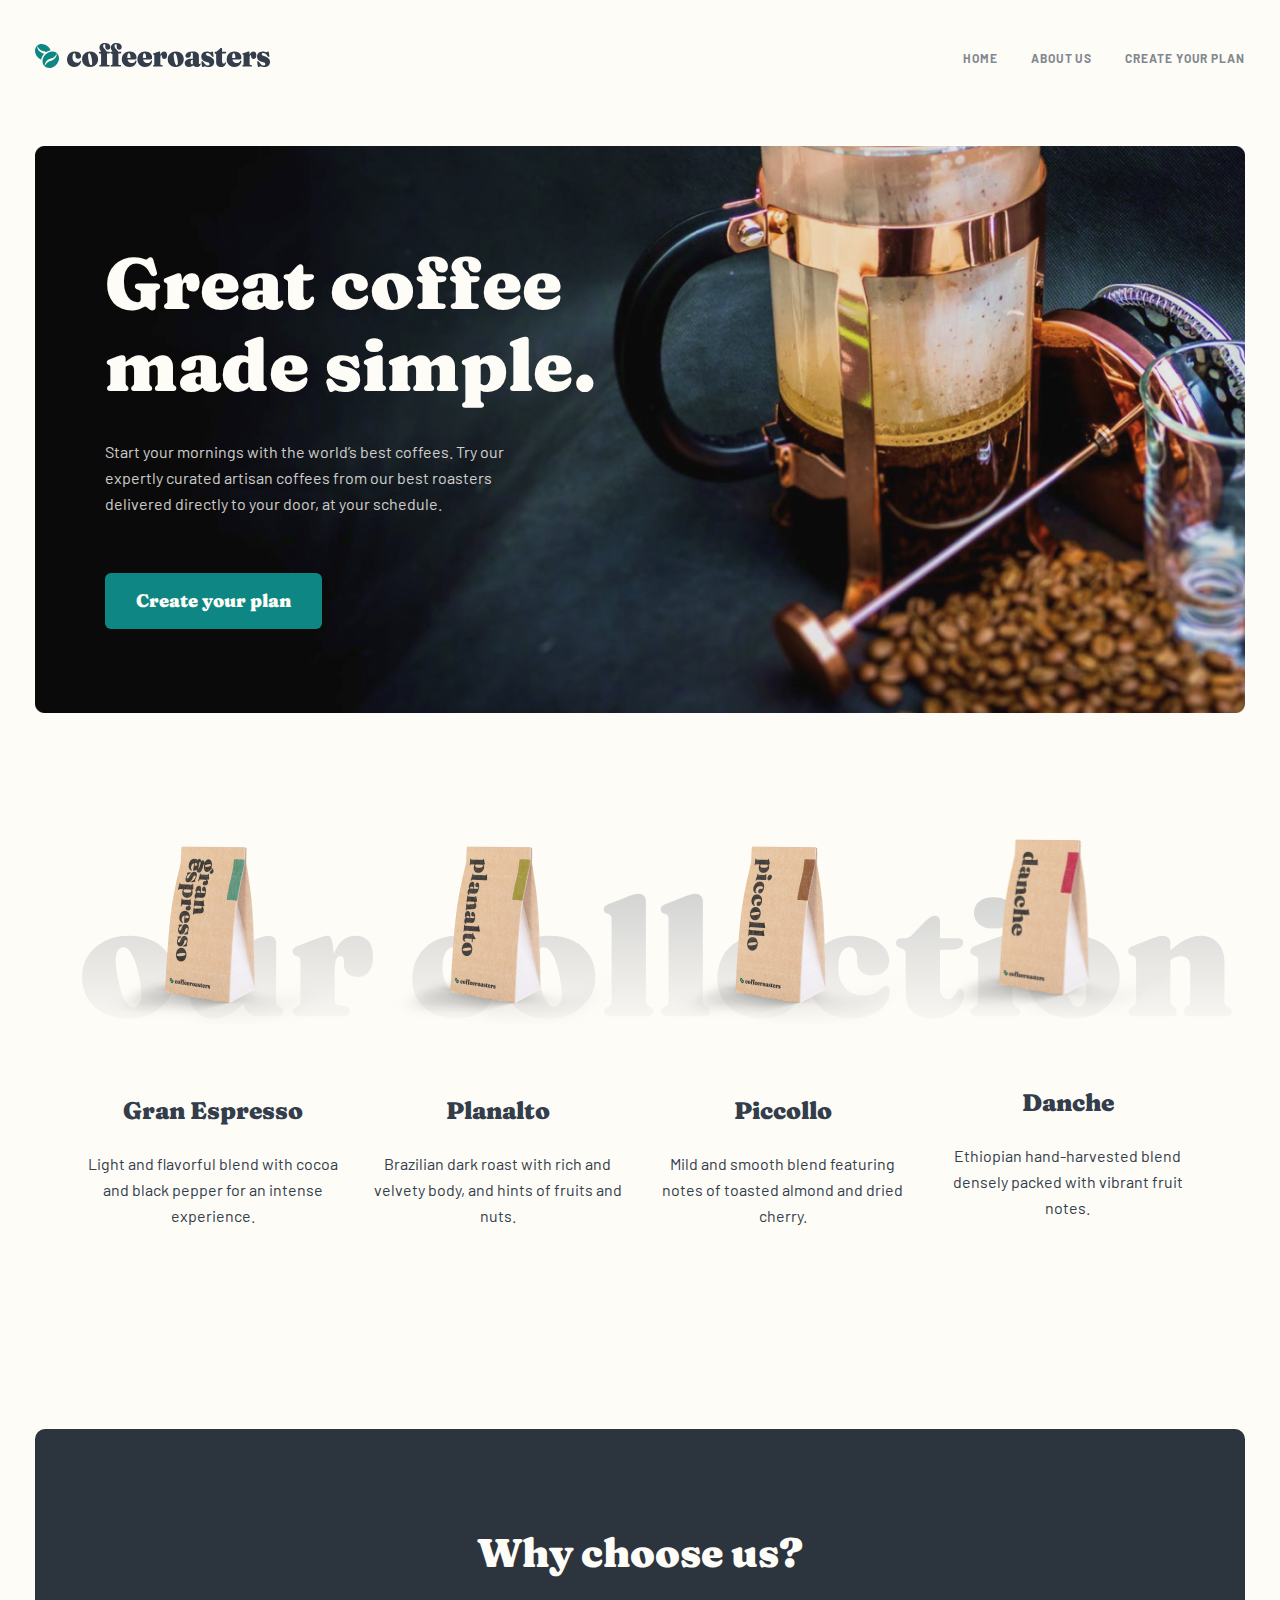
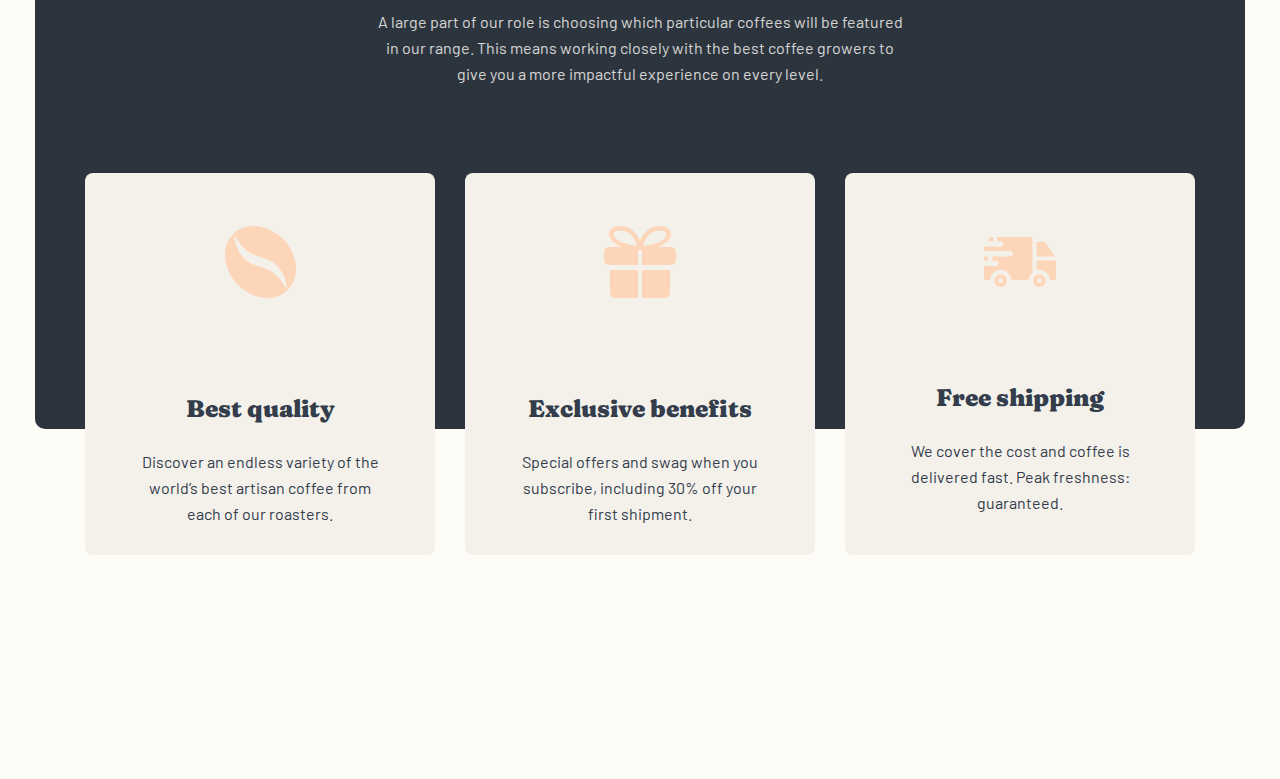
<file: index.html>
<!DOCTYPE html>
<html lang="en">
<head>
    <meta charset="UTF-8">
    <meta name="viewport" content="width=device-width, initial-scale=1.0">
    <link rel="stylesheet" href="./css/main.css">
    <title>Cofferoaster</title>
</head>
<body>
    <header class="site-header">
        <div class="container">
            <div class="header">
                <div class="header__content">
                    <a href="#" class="header__logo-link">
                        <img src="./images/coffe-img.svg" alt="Site logo" class="header__logo-img" width="235" height="25">
                    </a>
                    <nav class="header__navbar navbar">
                        <ul class="navbar__list">
                            <li class="navbar__item">
                                <a href="#" class="navbar__link">Home</a>
                            </li>
                            <li class="navbar__item">
                                <a href="#" class="navbar__link">About us</a>
                            </li>
                            <li class="navbar__item">
                                <a href="#" class="navbar__link">CREATE your plan</a>
                            </li>
                        </ul>
                    </nav>
                </div>
            </div>
        </div>
    </header>
    <main class="site-main">
        <section class="hero-section">
            <div class="container">
                <div class="hero">
                    <div class="hero__content">
                        <h1 class="hero__title">Great coffee
                            made simple.</h1>
                           <div class="hero__text-wrapper">
                            <p class="hero__text">Start your mornings with the world’s best coffees. Try our expertly curated artisan coffees from our best roasters delivered directly to your door, at your schedule.</p>
                           </div>
                            <a class="hero__link" href="#">Create your plan</a>
                    </div>
                </div>
            </div>
        </section>
        <section class="our-section">
            <div class="container">
                <div class="our">
                    <ul class="our__list">
                        <li class="our__item">
                            <img src="./images/item-img.png" alt="Item img" class="our__item-img" width="255" height="193">
                            <h2 class="our__title">Gran Espresso</h2>
                            <p class="our__text">Light and flavorful blend with cocoa and black pepper for an intense experience.</p>
                        </li>

                        <li class="our__item">
                            <img src="./images/item-img2.png" alt="Item img" class="our__item-img" width="256" height="193">
                            <h2 class="our__title">Planalto</h2>
                            <p class="our__text">Brazilian dark roast with rich and velvety body, and hints of fruits and nuts.</p>
                        </li>

                        <li class="our__item">
                            <img src="./images/item-img3.png" alt="Item img" class="our__item-img" width="256" height="193">
                            <h2 class="our__title">Piccollo</h2>
                            <p class="our__text">Mild and smooth blend featuring notes of toasted almond and dried cherry.</p>
                        </li>

                        <li class="our__item">
                            <img src="./images/item-img4.png" alt="Item img" class="our__item-img1" width="234" height="177">
                            <h2 class="our__title">Danche</h2>
                            <p class="our__text">Ethiopian hand-harvested blend densely packed with vibrant fruit notes.</p>
                        </li>
                    </ul>
                </div>
            </div>
        </section>
        <section class="choose-section">
            <div class="container">
                <div class="choose">
                    <div class="choose__content">
                    <h2 class="choose__title">Why choose us?</h2>
                    <div class="choose__text-wrapper">
                        <p class="choose__text">A large part of our role is choosing which particular coffees will be featured 
                            in our range. This means working closely with the best coffee growers to give 
                            you a more impactful experience on every level.</p>
                    </div>
                    
                    </div>
                    <ul class="choose__list">
                        <li class="choose__item">
                            <img src="./images/choose-item-img.svg" alt="Choose img" class="choose__item-img" width="71" height="72">
                            <strong class="choose__strong">Best quality</strong>
                            <p class="choose__item-text">Discover an endless variety of the world’s best artisan coffee from each of our roasters.</p>
                        </li>

                        <li class="choose__item">
                            <img src="./images/choose-item-img2.svg" alt="Choose img" class="choose__item-img" width="72" height="72">
                            <strong class="choose__strong">Exclusive benefits</strong>
                            <p class="choose__item-text">Special offers and swag when you subscribe, including 30% off your first shipment.</p>
                        </li>

                        <li class="choose__item">
                            <img src="./images/choose-item-img3.svg" alt="Choose img" class="choose__item-img" width="72" height="50">
                            <strong class="choose__strong">Free shipping</strong>
                            <p class="choose__item-text">We cover the cost and coffee is delivered fast. Peak freshness: guaranteed.</p>
                        </li>
                    </ul>
                </div>
            </div>
        </section>
    </main>

    
</body>
</html>
</file>
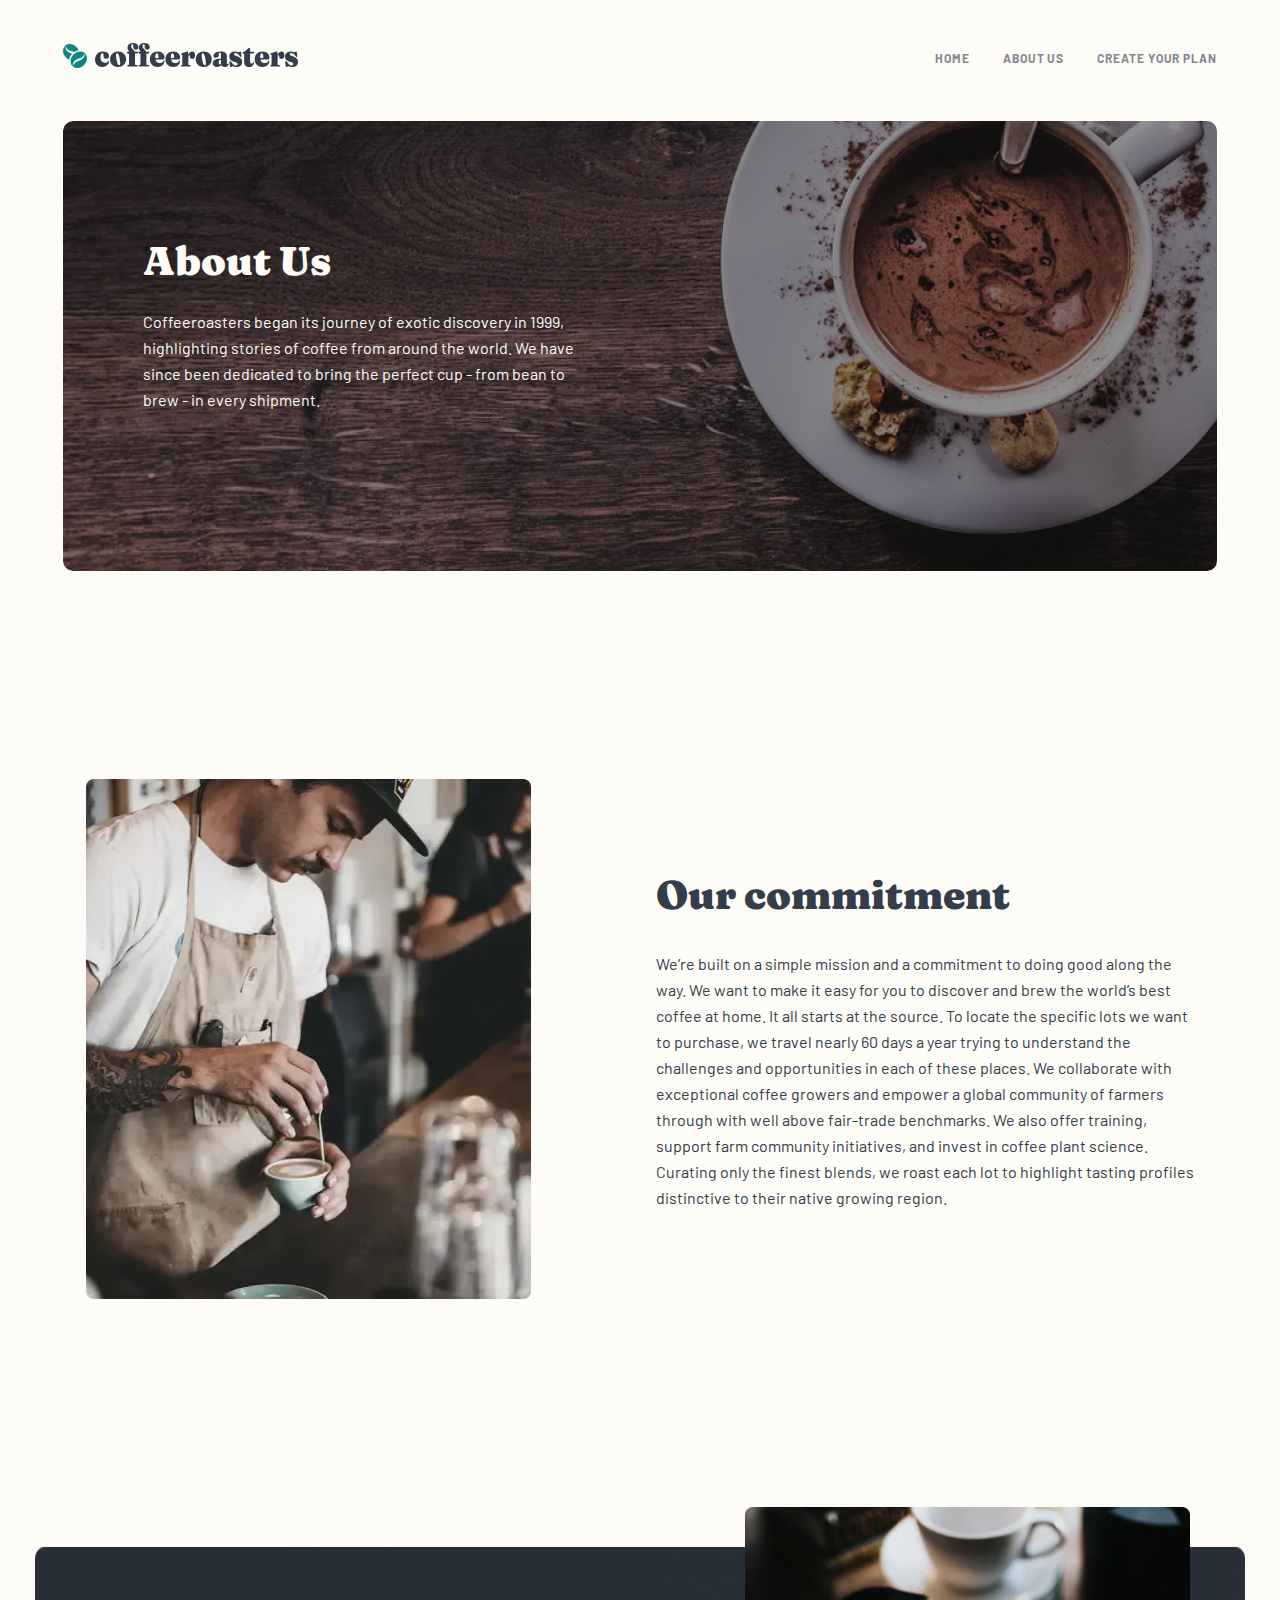
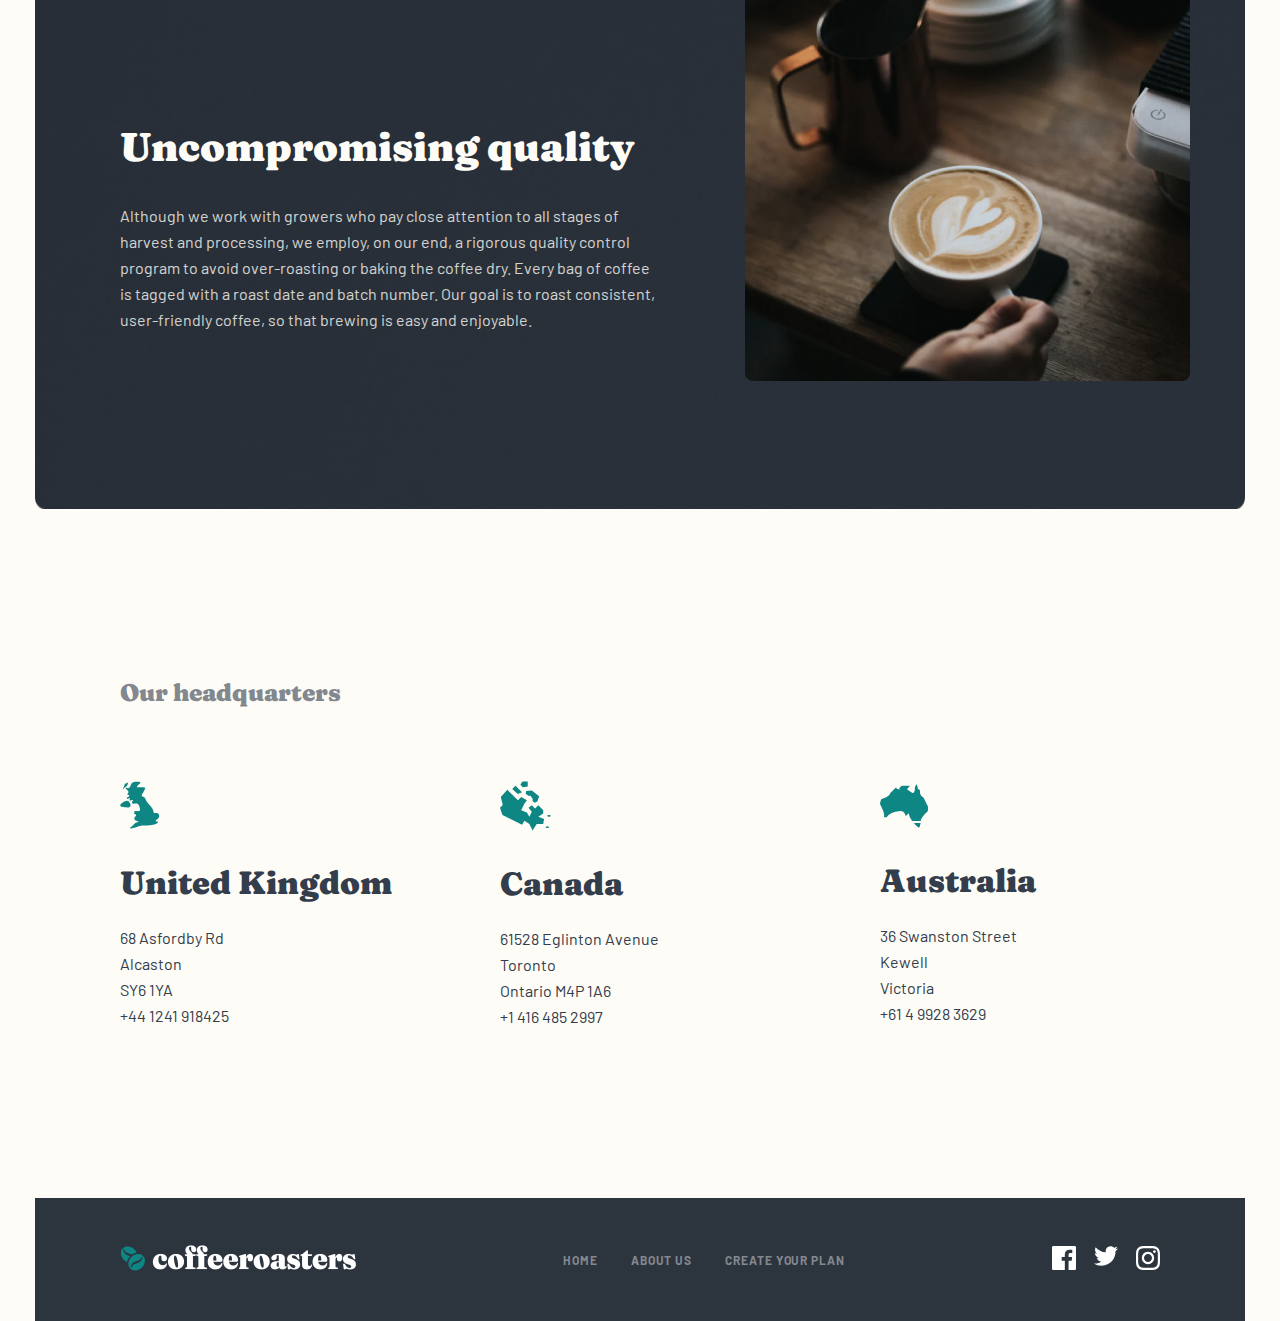
<file: about.html>
<!DOCTYPE html>
<html lang="en">
<head>
    <meta charset="UTF-8">
    <meta name="viewport" content="width=device-width, initial-scale=1.0">
    <link rel="stylesheet" href="css/about.css">
    <title>About</title>
</head>
<body>
    <header class="site-header">
        <div class="container">
            <div class="header">
                <div class="header__content">
                    <a href="#" class="header__logo-link">
                        <img src="./images/coffe-img.svg" alt="Site logo" class="header__logo" width="235" height="25">
                    </a>
                    <nav class="header__navbar navbar">
                        <ul class="navbar__list">
                            <li class="navbar__item">
                                <a href="#" class="navbar__link">Home</a>
                            </li>
                            <li class="navbar__item">
                                <a href="#" class="navbar__link">About us</a>
                            </li>
                            <li class="navbar__item">
                                <a href="#" class="navbar__link">CREATE your plan</a>
                            </li>
                        </ul>
                    </nav>
                    <button class="hamburger__btn">
                        <img class="hamburger__img" src="images/hamburger.svg" alt="" width="16" height="15">
                    </button>
                </div>
               
            </div>
            <div class="hero-section">
                <div class="hero">
                    <h2 class="hero__title">About Us</h2>
                    <p class="hero__text">Coffeeroasters began its journey of exotic discovery in 1999, highlighting stories of coffee from around the world. We have since been dedicated to bring the perfect cup - from bean to brew - in every shipment.</p>
                </div>
            </div>
        </div>
    </header>
    <main class="site-main">
        <section class="commitment-section">
            <div class="container">
                <div class="commitment">
                    <picture>
                        <source
                        type="image/webp"
                        media="(max-width:810px)"
                        srcset="./images/coffee-tablet.webp 1x, ./images/coffee-tablet@2x.webp 2x" 
                        >
                        <source
                        type="image/webp"
                        media="(max-width:645px)"
                        srcset="./images/coffee-mobile.webp 1x, ./images/coffee-mobile@2x.webp 2x" 
                        >

                        <source
                        type="image/webp"
                        srcset="./images/coffee.webp 1x, ./images/coffee@2x.webp 2x" 
                        >
                        <source
                        type="image/jpg"
                        media="(max-width:810px)"
                        srcset="./images/coffee-tablet.jpg 1x, ./images/coffee-tablet@2x.jpg 2x" 
                        >
                        <source
                        type="image/jpg"
                        media="(max-width:645px)"
                        srcset="./images/coffee-mobile.jpg 1x, ./images/coffee-mobile@2x.jpg 2x" 
                        >
                        <img src="./images/coffee.jpg" srcset="./images/coffee.jpg 1x, ./images/coffe@2x.jpg 2x" alt="Coffee img">
                    </picture>
                    <div class="commitment__content">
                     <h2 class="commitment__title">Our commitment</h2>
                     <div class="commitment__text-card">
                     <p class="commitment__text">We’re built on a simple mission and a commitment to doing good along the way. We want to make it easy for you to discover and brew the world’s best coffee at home. It all starts at the source. To locate the specific lots we want to purchase, we travel nearly 60 days a year trying to understand the challenges and opportunities in each of these places. We collaborate with exceptional coffee growers and empower a global community of farmers through with well above fair-trade benchmarks. We also offer training, support farm community initiatives, and invest in coffee plant science. Curating only the finest blends, we roast each lot to highlight tasting profiles distinctive to their native growing region.</p>
                    </div>
                </div>
                </div>
            </div>
        </section>
        <section class="quality-section">
            <div class="container">
                <div class="quality">
                    <div class="quality__content">
                        <h4 class="quality__title">Uncompromising quality</h4>
                        <p class="quality__text">Although we work with growers who pay close attention to all stages of harvest and processing, we employ, on our end, a rigorous quality control program to avoid over-roasting or baking the coffee dry. Every bag of coffee is tagged with a roast date and batch number. Our goal is to roast consistent, user-friendly coffee, so that brewing is easy and enjoyable.</p>
                    </div>
                </div>
            </div>
        </section>
        <section class="head-section">
            <div class="container">
                <div class="head">
                    <h2 class="head__title">Our headquarters</h2>
                    <div class="head__content">
                        <div class="head__card">
                            <img src="./images/united-kingdom.svg" alt="United Kingdom img" width="40" height="49">
                            <h2 class="head__card-title">United Kingdom</h2>
                            <ul class="head__list">
                                <li class="head__list-item">68  Asfordby Rd</li>
                                <li class="head__list-item">Alcaston</li>
                                <li class="head__list-item">SY6 1YA</li>
                                <li class="head__list-item">+44 1241 918425</li>
                            </ul>
                        </div>
                        <div class="head__card">
                            <img src="./images/Canada.svg" alt="Canada img" width="51" height="50">
                            <h2 class="head__card-title">Canada</h2>
                            <ul class="head__list">
                                <li class="head__list-item">61528  Eglinton Avenue</li>
                                <li class="head__list-item">Toronto</li>
                                <li class="head__list-item">Ontario M4P 1A6</li>
                                <li class="head__list-item">+1 416 485 2997</li>
                            </ul>
                        </div>
                        <div class="head__card">
                            <img src="./images/Australia.svg" alt="Australia img" width="48" height="44">
                            <h2 class="head__card-title">Australia</h2>
                            <ul class="head__list">
                                <li class="head__list-item">36 Swanston Street</li>
                                <li class="head__list-item">Kewell</li>
                                <li class="head__list-item">Victoria</li>
                                <li class="head__list-item">+61 4 9928 3629</li>
                            </ul>
                        </div>
                    </div>
                </div>        
            </div>
        </section>
        <footer class="site-footer">
            <div class="container">
                <div class="footer">
                    <div class="footer__content">
                    <a class="footer__logo-link" href="#">
                        <img class="footer__img" src="./images/site-footer-logo.png" alt="Footer logo" width="236" height="26">
                    </a>
                    <div class="footer__cards">
                        <ul class="footer__list">
                            <li class="footer__item">
                                <a class="footer__link" href="#">Home</a>
                            </li>
                            <li class="footer__item">
                                <a class="footer__link" href="#">About us</a>
                            </li>
                            <li class="footer__item">
                                <a class="footer__link" href="#">Create your plan</a>
                            </li>
                        </ul>
                    </div>
                    <div class="footer__websites">
                        <a href="#" class="footer__website">
                            <svg width="24" height="24" viewBox="0 0 24 24" fill="none" xmlns="http://www.w3.org/2000/svg">
                                <path d="M22.675 0H1.325C0.593 0 0 0.593 0 1.325V22.676C0 23.407 0.593 24 1.325 24H12.82V14.706H9.692V11.084H12.82V8.413C12.82 5.313 14.713 3.625 17.479 3.625C18.804 3.625 19.942 3.724 20.274 3.768V7.008L18.356 7.009C16.852 7.009 16.561 7.724 16.561 8.772V11.085H20.148L19.681 14.707H16.561V24H22.677C23.407 24 24 23.407 24 22.675V1.325C24 0.593 23.407 0 22.675 0Z" fill="currentColor"/>
                                </svg>
                    </a>
                    <a href="#" class="footer__website2">
                        <svg width="24" height="20" viewBox="0 0 24 20" fill="none" xmlns="http://www.w3.org/2000/svg">
                            <path d="M24 2.55705C23.117 2.94905 22.168 3.21305 21.172 3.33205C22.189 2.72305 22.97 1.75805 23.337 0.608047C22.386 1.17205 21.332 1.58205 20.21 1.80305C19.313 0.846047 18.032 0.248047 16.616 0.248047C13.437 0.248047 11.101 3.21405 11.819 6.29305C7.728 6.08805 4.1 4.12805 1.671 1.14905C0.381 3.36205 1.002 6.25705 3.194 7.72305C2.388 7.69705 1.628 7.47605 0.965 7.10705C0.911 9.38805 2.546 11.522 4.914 11.997C4.221 12.185 3.462 12.229 2.69 12.081C3.316 14.037 5.134 15.46 7.29 15.5C5.22 17.123 2.612 17.848 0 17.54C2.179 18.937 4.768 19.752 7.548 19.752C16.69 19.752 21.855 12.031 21.543 5.10605C22.505 4.41105 23.34 3.54405 24 2.55705Z" fill="currentColor"/>
                            </svg>
                            
                    </a>
                    <a href="#" class="footer__website3">
                        <svg width="24" height="24" viewBox="0 0 24 24" fill="none" xmlns="http://www.w3.org/2000/svg">
                            <path fill-rule="evenodd" clip-rule="evenodd" d="M12 0C8.741 0 8.333 0.014 7.053 0.072C2.695 0.272 0.273 2.69 0.073 7.052C0.014 8.333 0 8.741 0 12C0 15.259 0.014 15.668 0.072 16.948C0.272 21.306 2.69 23.728 7.052 23.928C8.333 23.986 8.741 24 12 24C15.259 24 15.668 23.986 16.948 23.928C21.302 23.728 23.73 21.31 23.927 16.948C23.986 15.668 24 15.259 24 12C24 8.741 23.986 8.333 23.928 7.053C23.732 2.699 21.311 0.273 16.949 0.073C15.668 0.014 15.259 0 12 0ZM12 2.163C15.204 2.163 15.584 2.175 16.85 2.233C20.102 2.381 21.621 3.924 21.769 7.152C21.827 8.417 21.838 8.797 21.838 12.001C21.838 15.206 21.826 15.585 21.769 16.85C21.62 20.075 20.105 21.621 16.85 21.769C15.584 21.827 15.206 21.839 12 21.839C8.796 21.839 8.416 21.827 7.151 21.769C3.891 21.62 2.38 20.07 2.232 16.849C2.174 15.584 2.162 15.205 2.162 12C2.162 8.796 2.175 8.417 2.232 7.151C2.381 3.924 3.896 2.38 7.151 2.232C8.417 2.175 8.796 2.163 12 2.163ZM5.838 12C5.838 8.597 8.597 5.838 12 5.838C15.403 5.838 18.162 8.597 18.162 12C18.162 15.404 15.403 18.163 12 18.163C8.597 18.163 5.838 15.403 5.838 12ZM12 16C9.791 16 8 14.21 8 12C8 9.791 9.791 8 12 8C14.209 8 16 9.791 16 12C16 14.21 14.209 16 12 16ZM16.965 5.595C16.965 4.8 17.61 4.155 18.406 4.155C19.201 4.155 19.845 4.8 19.845 5.595C19.845 6.39 19.201 7.035 18.406 7.035C17.61 7.035 16.965 6.39 16.965 5.595Z" fill="currentColor"/>
                            </svg>
                            
                    </a>
            </div>
                </div>
                </div>
            </div>
        </footer>
    </main>
</body>
</html>
</file>
<file: css/main.css>
@font-face {
  font-family: "Barlow";
  src: url("../fonts/Barlow-Bold.woff2") format("woff2"), url("../fonts/Barlow-Bold.woff") format("woff");
  font-weight: bold;
  font-style: normal;
  font-display: swap;
}
@font-face {
  font-family: "Barlow";
  src: url("../fonts/Barlow-Regular.woff2") format("woff2"), url("../fonts/Barlow-Regular.woff2") format("woff");
  font-weight: normal;
  font-style: normal;
  font-display: swap;
}
@font-face {
  font-family: "Fraunces";
  src: url("../fonts/Fraunces9ptSoft-Black.woff2") format("woff2"), url("../fonts/Fraunces9ptSoft-Black.woff") format("woff");
  font-weight: 900;
  font-style: normal;
  font-display: swap;
}
* {
  margin: 0;
  padding: 0;
  list-style: none;
  text-decoration: none;
  box-sizing: border-box;
}

body {
  background-color: #FEFCF7;
  font-family: "Fraunces", serif;
  font-family: "Barlow", sans-serif;
}

/*! normalize.css v8.0.1 | MIT License | github.com/necolas/normalize.css */
/* Document
   ========================================================================== */
/**
 * 1. Correct the line height in all browsers.
 * 2. Prevent adjustments of font size after orientation changes in iOS.
 */
html {
  line-height: 1.15; /* 1 */
  -webkit-text-size-adjust: 100%; /* 2 */
}

/* Sections
   ========================================================================== */
/**
 * Remove the margin in all browsers.
 */
body {
  margin: 0;
}

/**
 * Render the `main` element consistently in IE.
 */
main {
  display: block;
}

/**
 * Correct the font size and margin on `h1` elements within `section` and
 * `article` contexts in Chrome, Firefox, and Safari.
 */
h1 {
  font-size: 2em;
  margin: 0.67em 0;
}

/* Grouping content
   ========================================================================== */
/**
 * 1. Add the correct box sizing in Firefox.
 * 2. Show the overflow in Edge and IE.
 */
hr {
  box-sizing: content-box; /* 1 */
  height: 0; /* 1 */
  overflow: visible; /* 2 */
}

/**
 * 1. Correct the inheritance and scaling of font size in all browsers.
 * 2. Correct the odd `em` font sizing in all browsers.
 */
pre {
  font-family: monospace, monospace; /* 1 */
  font-size: 1em; /* 2 */
}

/* Text-level semantics
   ========================================================================== */
/**
 * Remove the gray background on active links in IE 10.
 */
a {
  background-color: transparent;
}

/**
 * 1. Remove the bottom border in Chrome 57-
 * 2. Add the correct text decoration in Chrome, Edge, IE, Opera, and Safari.
 */
abbr[title] {
  border-bottom: none; /* 1 */
  text-decoration: underline; /* 2 */
  -webkit-text-decoration: underline dotted;
          text-decoration: underline dotted; /* 2 */
}

/**
 * Add the correct font weight in Chrome, Edge, and Safari.
 */
b,
strong {
  font-weight: bolder;
}

/**
 * 1. Correct the inheritance and scaling of font size in all browsers.
 * 2. Correct the odd `em` font sizing in all browsers.
 */
code,
kbd,
samp {
  font-family: monospace, monospace; /* 1 */
  font-size: 1em; /* 2 */
}

/**
 * Add the correct font size in all browsers.
 */
small {
  font-size: 80%;
}

/**
 * Prevent `sub` and `sup` elements from affecting the line height in
 * all browsers.
 */
sub,
sup {
  font-size: 75%;
  line-height: 0;
  position: relative;
  vertical-align: baseline;
}

sub {
  bottom: -0.25em;
}

sup {
  top: -0.5em;
}

/* Embedded content
   ========================================================================== */
/**
 * Remove the border on images inside links in IE 10.
 */
img {
  border-style: none;
}

/* Forms
   ========================================================================== */
/**
 * 1. Change the font styles in all browsers.
 * 2. Remove the margin in Firefox and Safari.
 */
button,
input,
optgroup,
select,
textarea {
  font-family: inherit; /* 1 */
  font-size: 100%; /* 1 */
  line-height: 1.15; /* 1 */
  margin: 0; /* 2 */
}

/**
 * Show the overflow in IE.
 * 1. Show the overflow in Edge.
 */
button,
input { /* 1 */
  overflow: visible;
}

/**
 * Remove the inheritance of text transform in Edge, Firefox, and IE.
 * 1. Remove the inheritance of text transform in Firefox.
 */
button,
select { /* 1 */
  text-transform: none;
}

/**
 * Correct the inability to style clickable types in iOS and Safari.
 */
button,
[type=button],
[type=reset],
[type=submit] {
  -webkit-appearance: button;
}

/**
 * Remove the inner border and padding in Firefox.
 */
button::-moz-focus-inner,
[type=button]::-moz-focus-inner,
[type=reset]::-moz-focus-inner,
[type=submit]::-moz-focus-inner {
  border-style: none;
  padding: 0;
}

/**
 * Restore the focus styles unset by the previous rule.
 */
button:-moz-focusring,
[type=button]:-moz-focusring,
[type=reset]:-moz-focusring,
[type=submit]:-moz-focusring {
  outline: 1px dotted ButtonText;
}

/**
 * Correct the padding in Firefox.
 */
fieldset {
  padding: 0.35em 0.75em 0.625em;
}

/**
 * 1. Correct the text wrapping in Edge and IE.
 * 2. Correct the color inheritance from `fieldset` elements in IE.
 * 3. Remove the padding so developers are not caught out when they zero out
 *    `fieldset` elements in all browsers.
 */
legend {
  box-sizing: border-box; /* 1 */
  color: inherit; /* 2 */
  display: table; /* 1 */
  max-width: 100%; /* 1 */
  padding: 0; /* 3 */
  white-space: normal; /* 1 */
}

/**
 * Add the correct vertical alignment in Chrome, Firefox, and Opera.
 */
progress {
  vertical-align: baseline;
}

/**
 * Remove the default vertical scrollbar in IE 10+.
 */
textarea {
  overflow: auto;
}

/**
 * 1. Add the correct box sizing in IE 10.
 * 2. Remove the padding in IE 10.
 */
[type=checkbox],
[type=radio] {
  box-sizing: border-box; /* 1 */
  padding: 0; /* 2 */
}

/**
 * Correct the cursor style of increment and decrement buttons in Chrome.
 */
[type=number]::-webkit-inner-spin-button,
[type=number]::-webkit-outer-spin-button {
  height: auto;
}

/**
 * 1. Correct the odd appearance in Chrome and Safari.
 * 2. Correct the outline style in Safari.
 */
[type=search] {
  -webkit-appearance: textfield; /* 1 */
  outline-offset: -2px; /* 2 */
}

/**
 * Remove the inner padding in Chrome and Safari on macOS.
 */
[type=search]::-webkit-search-decoration {
  -webkit-appearance: none;
}

/**
 * 1. Correct the inability to style clickable types in iOS and Safari.
 * 2. Change font properties to `inherit` in Safari.
 */
::-webkit-file-upload-button {
  -webkit-appearance: button; /* 1 */
  font: inherit; /* 2 */
}

/* Interactive
   ========================================================================== */
/*
 * Add the correct display in Edge, IE 10+, and Firefox.
 */
details {
  display: block;
}

/*
 * Add the correct display in all browsers.
 */
summary {
  display: list-item;
}

/* Misc
   ========================================================================== */
/**
 * Add the correct display in IE 10+.
 */
template {
  display: none;
}

/**
 * Add the correct display in IE 10.
 */
[hidden] {
  display: none;
}

.visually-hidden {
  position: absolute;
  width: 1px;
  height: 1px;
  margin: -1px;
  border: 0;
  padding: 0;
  white-space: nowrap;
  -webkit-clip-path: inset(100%);
          clip-path: inset(100%);
  clip: rect(0 0 0 0);
  overflow: hidden;
}

.container {
  width: 1250px;
  margin: 0 auto;
  padding: 0 20px;
}

.site-header {
  padding: 43px 0;
}

.header__content {
  display: flex;
  align-items: center;
  justify-content: space-between;
}

.header__logo-link {
  display: inline-block;
}

.header__logo {
  width: 236px;
  height: 26px;
}

.header__btn {
  display: none;
  border: none;
  background-color: transparent;
  cursor: pointer;
}

@media only screen and (max-width: 768px) {
  .site-header {
    padding: 40px 0 53px;
  }
}
@media only screen and (max-width: 375px) {
  .site-header {
    padding: 32px 0 40px 0;
  }
  .header__content {
    width: 327px;
    display: flex;
    align-items: center;
    justify-content: space-between;
    margin: 0 auto;
  }
  .navbar__list {
    display: none;
  }
  .navbar__link {
    display: none;
  }
  .header__logo {
    width: 163px;
    height: 18px;
  }
  .header__btn {
    display: inline-block;
  }
  .header__btn-img {
    width: 16px;
    height: 15px;
  }
}
.navbar__list {
  display: flex;
  align-items: center;
  justify-content: space-between;
}

.navbar__item + .navbar__item {
  margin-left: 33px;
}

.navbar__link {
  color: #83888F;
  font-size: 12px;
  font-style: normal;
  font-weight: 700;
  line-height: 15px;
  letter-spacing: 0.923px;
  text-transform: uppercase;
  transition: color 0.5s linear;
}
.navbar__link:hover {
  color: black;
}

.hero {
  padding: 15px 0 116px 70px;
  background-image: url("../../images/hero-bg2.jpg");
  background-repeat: no-repeat;
  background-position: center;
  background-size: 100%;
}

.hero__content {
  width: 493px;
  padding-top: 64px;
}

.hero__title {
  margin-bottom: 32px;
  color: #FEFCF7;
  font-family: Fraunces, serif;
  font-size: 72px;
  font-style: normal;
  font-weight: 900;
}

.hero__text-wrapper {
  width: 417px;
  margin-bottom: 56px;
}

.hero__text {
  color: #FEFCF7;
  font-size: 16px;
  font-style: normal;
  font-weight: 400;
  line-height: 26px; /* 162.5% */
  opacity: 0.8;
}

.hero__link {
  display: inline-block;
  width: 217px;
  padding: 15px 2px 16px;
  border-radius: 6px;
  background: #0E8784;
  color: #FEFCF7;
  text-align: center;
  font-family: Fraunces, serif;
  font-size: 18px;
  font-style: normal;
  font-weight: 900;
  line-height: 25px;
  transition: background-color 0.5s linear;
}
.hero__link:hover {
  background-color: #66D2CF;
}

@media only screen and (max-width: 1070px) {
  .hero {
    padding: 58px 0 130px 85px;
  }
}
@media only screen and (max-width: 768px) {
  .hero {
    padding: 118px 0 118px 58px;
    background-image: url("../images/hero-tablet.jpg");
  }
  .hero__title {
    margin-bottom: 24px;
    color: #FEFCF7;
    font-family: Fraunces, sans-serif;
    font-size: 48px;
    font-style: normal;
    font-weight: 900;
    line-height: 48px;
  }
  .hero__text {
    margin-bottom: 40px;
    width: 372px;
    color: #FEFCF7;
    font-size: 15px;
    font-style: normal;
    font-weight: 400;
    line-height: 25px;
    opacity: 0.8;
  }
  .hero__link {
    width: 217px;
    height: 56px;
    flex-shrink: 0;
    border-radius: 6px;
    background: #0E8784;
    color: #FEFCF7;
    text-align: center;
    font-family: Fraunces, sans-serif;
    font-size: 18px;
    font-style: normal;
    font-weight: 900;
    line-height: 25px;
  }
}
@media only screen and (max-width: 375px) {
  .hero {
    padding: 60px 0 99px;
    background-image: url("../../images/hero-mobile-bg.jpg");
    background-size: 327px 500px;
    background-repeat: no-repeat;
    background-position: center;
  }
  .hero__content {
    display: flex;
    flex-direction: column;
    align-items: center;
    justify-content: center;
    margin: 0 auto;
  }
  .hero__title {
    width: 279px;
    margin-bottom: 24px;
    color: #FEFCF7;
    text-align: center;
    font-family: Fraunces, sans-serif;
    font-size: 40px;
    font-style: normal;
    font-weight: 900;
    line-height: 40px;
  }
  .hero__text-wrapper {
    display: flex;
    align-items: center;
    justify-content: center;
  }
  .hero__text {
    margin-bottom: 39px;
    width: 279px;
    color: #FEFCF7;
    justify-content: center;
    text-align: center;
    font-size: 15px;
    font-style: normal;
    font-weight: 400;
    line-height: 25px;
    opacity: 0.8;
  }
  .hero__link {
    width: 217px;
    height: 56px;
    flex-shrink: 0;
    border-radius: 6px;
    background: #0E8784;
    color: #FEFCF7;
    text-align: center;
    font-family: Fraunces, sans-serif;
    font-size: 18px;
    font-style: normal;
    font-weight: 900;
    line-height: 25px; /* 138.889% */
  }
}
.footer {
  padding: 47px 85px 47px 85px;
  background-color: #2C343E;
}

.footer__box {
  display: flex;
  align-items: center;
}

.footer__logo-link {
  display: inline-block;
}

.footer__wrap {
  margin-left: 103px;
  margin-right: 290px;
}

.footer__list {
  display: flex;
  align-items: center;
}

.footer__item + .footer__item {
  margin-left: 33px;
}

.footer__item > .footer__link:hover {
  color: #fff;
}

.footer__websites {
  width: 120px;
  display: flex;
  align-items: center;
  justify-content: center;
  gap: 24px;
}

.footer__link {
  color: #83888F;
  font-size: 12px;
  font-style: normal;
  font-weight: 700;
  line-height: 15px; /* 125% */
  letter-spacing: 0.923px;
  text-transform: uppercase;
}

.footer__website:hover {
  background-color: #FDD6BA;
}

.footer__website2:hover {
  background-color: #FDD6BA;
}

.footer__website3:hover {
  background-color: #FDD6BA;
}

.our-section {
  padding: 85px 0 200px 0;
}

.our {
  padding: 1px 20px 0 20px;
  background-image: url("../../images/our-bg-img.svg");
  background-repeat: no-repeat;
  background-position-y: calc(0% - 4px);
  background-position-x: calc(0% + 22px);
  background-size: 1200px;
}

.our__cards {
  display: flex;
  align-items: center;
  justify-content: space-between;
  margin-top: 136px;
}

.our__list {
  display: flex;
  align-items: center;
  justify-content: space-evenly;
}

.our__content {
  display: flex;
  flex-direction: column;
}

.our__item {
  width: 255px;
  display: flex;
  flex-direction: column;
}

.our__img {
  width: 256px;
  height: 193px;
}

.our__title {
  margin-top: 71px;
  margin-bottom: 24px;
  color: #333D4B;
  text-align: center;
  font-family: Fraunces, serif;
  font-size: 24px;
  font-style: normal;
  font-weight: 900;
  line-height: 32px;
}

.our__text {
  color: #333D4B;
  text-align: center;
  font-size: 16px;
  font-style: normal;
  font-weight: 400;
  line-height: 26px;
}

.our__img1 {
  width: 234px;
  height: 170px;
}

@media only screen and (max-width: 768px) {
  .our {
    padding: 1px 20px 0 20px;
    background-image: url("../images/our-table.png");
    background-repeat: no-repeat;
    background-position-y: calc(0% + 132px);
    background-position-x: calc(50% + 0.923px);
    background-size: 689px 118px;
  }
  .our__cards {
    margin-top: 190px;
    display: flex;
    flex-direction: column;
    gap: 32px;
  }
  .our__content {
    display: flex;
    width: 573px;
    flex-direction: row;
    justify-content: space-between;
  }
  .our__title {
    margin-top: 0;
    margin-bottom: 24px;
    width: 255px;
    color: #333D4B;
    font-family: Fraunces, sans-serif;
    font-size: 24px;
    font-style: normal;
    font-weight: 900;
    line-height: 32px;
  }
  .our__img {
    width: 255px;
    height: 193px;
  }
  .our__item {
    display: flex;
    align-items: center;
    justify-content: center;
  }
  .our__cards-texts {
    display: flex;
    flex-direction: column;
  }
  .our__text {
    width: 282px;
    color: #333D4B;
    font-size: 15px;
    font-style: normal;
    font-weight: 400;
    line-height: 25px;
  }
}
.choose-section {
  padding-bottom: 350px;
}

.choose {
  padding: 100px 0 0 0;
  height: 600px;
  border-radius: 10px;
  background: #2C343E;
}

.choose__content {
  display: flex;
  flex-direction: column;
  align-items: center;
  justify-content: center;
}

.choose__title {
  margin-bottom: 32px;
  color: #FEFCF7;
  text-align: center;
  font-family: Fraunces, serif;
  font-size: 40px;
  font-style: normal;
  font-weight: 900;
  line-height: 48px;
}

.choose__text-wrapper {
  width: 540px;
}

.choose__text {
  color: #FEFCF7;
  text-align: center;
  font-size: 16px;
  font-style: normal;
  font-weight: 400;
  line-height: 26px;
  opacity: 0.8;
}

.choose__list {
  margin-top: 86px;
  display: flex;
  gap: 30px;
  display: flex;
  align-items: center;
  justify-content: center;
}

.choose__item {
  display: flex;
  flex-direction: column;
  justify-content: center;
  align-items: center;
  padding: 72px 0 48px;
  text-align: center;
  width: 350px;
  height: 382px;
  flex-shrink: 0;
  border-radius: 8px;
  background: #F4F1EB;
}

.choose__item:hover {
  border-radius: 8px;
  background: #FDD6BA;
}

.choose__item:active {
  border-radius: 8px;
  background: #0E8784;
}

.choose__strong {
  margin-top: 95px;
  margin-bottom: 24px;
  color: #333D4B;
  text-align: center;
  font-family: Fraunces, serif;
  font-size: 24px;
  font-style: normal;
  font-weight: 900;
  line-height: 32px;
}

.choose__item-text {
  width: 255px;
  color: #333D4B;
  text-align: center;
  font-size: 16px;
  font-style: normal;
  font-weight: 400;
  line-height: 26px;
}

.work-section {
  padding-bottom: 200px;
}

.work {
  margin-left: 85px;
}

.work__title {
  margin-bottom: 95.5px;
  color: #83888F;
  font-family: Fraunces, serif;
  font-size: 24px;
  font-style: normal;
  font-weight: 900;
  line-height: 32px; /* 133.333% */
}

.work__list {
  margin-bottom: 150px;
  display: flex;
  align-items: center;
  position: relative;
}

.work__list::before {
  content: "";
  width: 760px;
  height: 1px;
  background-color: #FDD6BA;
  left: 0;
  right: 0;
  top: 16px;
  bottom: 0;
  position: absolute;
}

.work__item {
  padding-top: 98px;
  width: 285px;
  height: 355px;
  position: relative;
}

.work__item + .work__item {
  margin-left: 95px;
}

.work__item::before {
  content: "";
  background-image: url("../../images/Oval-img.svg");
  background-size: 31px 31px;
  background-repeat: no-repeat;
  background-position: left-top;
  left: 0;
  right: 0;
  bottom: 0;
  top: 0;
  position: absolute;
}

.work__demo {
  width: 255px;
}

.work__bold {
  margin-bottom: 39px;
  display: inline-block;
  color: #FDD6BA;
  font-family: Fraunces, serif;
  font-size: 72px;
  font-style: normal;
  font-weight: 900;
  line-height: 72px;
}

.work__item-title {
  margin-bottom: 43px;
  color: #333D4B;
  font-family: Fraunces, serif;
  font-size: 32px;
  font-style: normal;
  font-weight: 900;
  line-height: 36px;
}

.work__text {
  color: #333D4B;
  font-size: 16px;
  font-style: normal;
  font-weight: 400;
  line-height: 26px;
}

.work__link {
  width: 217px;
  display: inline-block;
  padding: 15px 0 16px;
  border-radius: 6px;
  background-color: #0E8784;
  color: #FEFCF7;
  text-align: center;
  font-family: Fraunces, serif;
  font-size: 18px;
  font-style: normal;
  font-weight: 900;
  line-height: 25px;
  transition: background-color 0.4s linear;
}
.work__link:hover {
  background-color: #66D2CF;
}/*# sourceMappingURL=main.css.map */
</file>
<file: css/about.css>
@font-face {
  font-family: "Barlow";
  src: url("../fonts/Barlow-Bold.woff2") format("woff2"), url("../fonts/Barlow-Bold.woff") format("woff");
  font-weight: bold;
  font-style: normal;
  font-display: swap;
}
@font-face {
  font-family: "Barlow";
  src: url("../fonts/Barlow-Regular.woff2") format("woff2"), url("../fonts/Barlow-Regular.woff2") format("woff");
  font-weight: normal;
  font-style: normal;
  font-display: swap;
}
@font-face {
  font-family: "Fraunces";
  src: url("../fonts/Fraunces9ptSoft-Black.woff2") format("woff2"), url("../fonts/Fraunces9ptSoft-Black.woff") format("woff");
  font-weight: 900;
  font-style: normal;
  font-display: swap;
}
* {
  margin: 0;
  padding: 0;
  list-style: none;
  text-decoration: none;
  box-sizing: border-box;
}

body {
  background-color: #FEFCF7;
  font-family: "Fraunces", serif;
  font-family: "Barlow", sans-serif;
}

/*! normalize.css v8.0.1 | MIT License | github.com/necolas/normalize.css */
/* Document
   ========================================================================== */
/**
 * 1. Correct the line height in all browsers.
 * 2. Prevent adjustments of font size after orientation changes in iOS.
 */
html {
  line-height: 1.15; /* 1 */
  -webkit-text-size-adjust: 100%; /* 2 */
}

/* Sections
   ========================================================================== */
/**
 * Remove the margin in all browsers.
 */
body {
  margin: 0;
}

/**
 * Render the `main` element consistently in IE.
 */
main {
  display: block;
}

/**
 * Correct the font size and margin on `h1` elements within `section` and
 * `article` contexts in Chrome, Firefox, and Safari.
 */
h1 {
  font-size: 2em;
  margin: 0.67em 0;
}

/* Grouping content
   ========================================================================== */
/**
 * 1. Add the correct box sizing in Firefox.
 * 2. Show the overflow in Edge and IE.
 */
hr {
  box-sizing: content-box; /* 1 */
  height: 0; /* 1 */
  overflow: visible; /* 2 */
}

/**
 * 1. Correct the inheritance and scaling of font size in all browsers.
 * 2. Correct the odd `em` font sizing in all browsers.
 */
pre {
  font-family: monospace, monospace; /* 1 */
  font-size: 1em; /* 2 */
}

/* Text-level semantics
   ========================================================================== */
/**
 * Remove the gray background on active links in IE 10.
 */
a {
  background-color: transparent;
}

/**
 * 1. Remove the bottom border in Chrome 57-
 * 2. Add the correct text decoration in Chrome, Edge, IE, Opera, and Safari.
 */
abbr[title] {
  border-bottom: none; /* 1 */
  text-decoration: underline; /* 2 */
  -webkit-text-decoration: underline dotted;
          text-decoration: underline dotted; /* 2 */
}

/**
 * Add the correct font weight in Chrome, Edge, and Safari.
 */
b,
strong {
  font-weight: bolder;
}

/**
 * 1. Correct the inheritance and scaling of font size in all browsers.
 * 2. Correct the odd `em` font sizing in all browsers.
 */
code,
kbd,
samp {
  font-family: monospace, monospace; /* 1 */
  font-size: 1em; /* 2 */
}

/**
 * Add the correct font size in all browsers.
 */
small {
  font-size: 80%;
}

/**
 * Prevent `sub` and `sup` elements from affecting the line height in
 * all browsers.
 */
sub,
sup {
  font-size: 75%;
  line-height: 0;
  position: relative;
  vertical-align: baseline;
}

sub {
  bottom: -0.25em;
}

sup {
  top: -0.5em;
}

/* Embedded content
   ========================================================================== */
/**
 * Remove the border on images inside links in IE 10.
 */
img {
  border-style: none;
}

/* Forms
   ========================================================================== */
/**
 * 1. Change the font styles in all browsers.
 * 2. Remove the margin in Firefox and Safari.
 */
button,
input,
optgroup,
select,
textarea {
  font-family: inherit; /* 1 */
  font-size: 100%; /* 1 */
  line-height: 1.15; /* 1 */
  margin: 0; /* 2 */
}

/**
 * Show the overflow in IE.
 * 1. Show the overflow in Edge.
 */
button,
input { /* 1 */
  overflow: visible;
}

/**
 * Remove the inheritance of text transform in Edge, Firefox, and IE.
 * 1. Remove the inheritance of text transform in Firefox.
 */
button,
select { /* 1 */
  text-transform: none;
}

/**
 * Correct the inability to style clickable types in iOS and Safari.
 */
button,
[type=button],
[type=reset],
[type=submit] {
  -webkit-appearance: button;
}

/**
 * Remove the inner border and padding in Firefox.
 */
button::-moz-focus-inner,
[type=button]::-moz-focus-inner,
[type=reset]::-moz-focus-inner,
[type=submit]::-moz-focus-inner {
  border-style: none;
  padding: 0;
}

/**
 * Restore the focus styles unset by the previous rule.
 */
button:-moz-focusring,
[type=button]:-moz-focusring,
[type=reset]:-moz-focusring,
[type=submit]:-moz-focusring {
  outline: 1px dotted ButtonText;
}

/**
 * Correct the padding in Firefox.
 */
fieldset {
  padding: 0.35em 0.75em 0.625em;
}

/**
 * 1. Correct the text wrapping in Edge and IE.
 * 2. Correct the color inheritance from `fieldset` elements in IE.
 * 3. Remove the padding so developers are not caught out when they zero out
 *    `fieldset` elements in all browsers.
 */
legend {
  box-sizing: border-box; /* 1 */
  color: inherit; /* 2 */
  display: table; /* 1 */
  max-width: 100%; /* 1 */
  padding: 0; /* 3 */
  white-space: normal; /* 1 */
}

/**
 * Add the correct vertical alignment in Chrome, Firefox, and Opera.
 */
progress {
  vertical-align: baseline;
}

/**
 * Remove the default vertical scrollbar in IE 10+.
 */
textarea {
  overflow: auto;
}

/**
 * 1. Add the correct box sizing in IE 10.
 * 2. Remove the padding in IE 10.
 */
[type=checkbox],
[type=radio] {
  box-sizing: border-box; /* 1 */
  padding: 0; /* 2 */
}

/**
 * Correct the cursor style of increment and decrement buttons in Chrome.
 */
[type=number]::-webkit-inner-spin-button,
[type=number]::-webkit-outer-spin-button {
  height: auto;
}

/**
 * 1. Correct the odd appearance in Chrome and Safari.
 * 2. Correct the outline style in Safari.
 */
[type=search] {
  -webkit-appearance: textfield; /* 1 */
  outline-offset: -2px; /* 2 */
}

/**
 * Remove the inner padding in Chrome and Safari on macOS.
 */
[type=search]::-webkit-search-decoration {
  -webkit-appearance: none;
}

/**
 * 1. Correct the inability to style clickable types in iOS and Safari.
 * 2. Change font properties to `inherit` in Safari.
 */
::-webkit-file-upload-button {
  -webkit-appearance: button; /* 1 */
  font: inherit; /* 2 */
}

/* Interactive
   ========================================================================== */
/*
 * Add the correct display in Edge, IE 10+, and Firefox.
 */
details {
  display: block;
}

/*
 * Add the correct display in all browsers.
 */
summary {
  display: list-item;
}

/* Misc
   ========================================================================== */
/**
 * Add the correct display in IE 10+.
 */
template {
  display: none;
}

/**
 * Add the correct display in IE 10.
 */
[hidden] {
  display: none;
}

.visually-hidden {
  position: absolute;
  width: 1px;
  height: 1px;
  margin: -1px;
  border: 0;
  padding: 0;
  white-space: nowrap;
  -webkit-clip-path: inset(100%);
          clip-path: inset(100%);
  clip: rect(0 0 0 0);
  overflow: hidden;
}

.container {
  max-width: 1250px;
  margin: 0 auto;
  padding: 0 20px;
}

.site-header {
  padding: 43px;
}

.header__content {
  display: flex;
  align-items: center;
  justify-content: space-between;
}

.header__logo-link {
  display: inline-block;
}

.navbar__list {
  display: flex;
  align-items: center;
  justify-content: space-between;
}

.navbar__item + .navbar__item {
  margin-left: 33px;
}

.navbar__link {
  color: #83888F;
  font-size: 12px;
  font-style: normal;
  font-weight: 700;
  line-height: 15px;
  letter-spacing: 0.923px;
  text-transform: uppercase;
  transition: color 0.5s linear;
}
.navbar__link:hover {
  color: black;
}

.hamburger__btn {
  display: none;
}

@media only screen and (max-width: 810px) {
  .header {
    padding: 40px 0 53px 0;
  }
}
@media only screen and (max-width: 645px) {
  .header {
    padding: 32px 0 40px 0;
  }
  .header__logo {
    width: 163px;
    height: 18px;
  }
  .navbar__list {
    display: none;
  }
  .hamburger__btn {
    display: block;
    border: none;
  }
}
.hero-section {
  height: 450px;
  margin-top: 50px;
  background-image: url("../images/about-bg-img.jpg");
  background-repeat: no-repeat;
  background-size: cover;
  padding: 92px 0 0 80px;
  border-radius: 10px;
  margin-bottom: 165px;
}

.hero {
  margin-top: 24px;
  display: flex;
  width: 445px;
  flex-direction: column;
  justify-content: center;
  flex-shrink: 0;
  gap: 24px;
}

.hero__title {
  color: #FEFCF7;
  font-family: Fraunces;
  font-size: 40px;
  font-style: normal;
  font-weight: 900;
  line-height: 48px; /* 120% */
}

.hero__text {
  color: #FEFCF7;
  font-family: Barlow;
  font-size: 16px;
  font-style: normal;
  font-weight: 400;
  line-height: 26px; /* 162.5% */
}

@media only screen and (max-width: 1070px) {
  .hero-section {
    padding: 58px 0 130px 85px;
  }
}
@media only screen and (max-width: 890px) {
  .hero-section {
    background-image: url("../images/hero-bg-tablet.jpg");
    padding: 118px 0 118px 58px;
  }
  .hero-title {
    color: #FEFCF7;
    font-family: Fraunces;
    font-size: 32px;
    font-style: normal;
    font-weight: 900;
    line-height: 40px;
    margin-bottom: 24px;
  }
  .hero__text {
    color: #FEFCF7;
    font-family: Barlow;
    font-size: 15px;
    font-style: normal;
    font-weight: 400;
    line-height: 25px;
  }
}
@media only screen and (max-width: 645px) {
  .hero-section {
    padding: 50px 24px 120px;
  }
  .hero {
    width: 100%;
    text-align: center;
  }
}
@media only screen and (max-width: 470px) {
  .hero-section {
    background-image: url("../images/hero-bg-mobile.jpg");
    background-position: right center;
    padding: 111px 24px 87px;
    border-radius: 10px;
  }
  .hero-title {
    color: #FEFCF7;
    text-align: center;
    font-family: Fraunces;
    font-size: 28px;
    font-style: normal;
    font-weight: 900;
    line-height: 28px;
  }
  .hero__text {
    color: #FEFCF7;
    text-align: center;
    font-family: Barlow;
    font-size: 15px;
    font-style: normal;
    font-weight: 400;
    line-height: 25px;
    opacity: 0.8;
  }
}
.commitment-section {
  margin-bottom: 244px;
}

.commitment {
  display: flex;
  gap: 125px;
  justify-content: center;
  align-items: center;
}

.commitment__content {
  max-width: 538px;
  display: flex;
  flex-direction: column;
  gap: 32px;
}

.commitment__title {
  color: #333D4B;
  font-family: Fraunces;
  font-size: 40px;
  font-style: normal;
  font-weight: 900;
  line-height: 48px; /* 120% */
}

.commitment__text {
  color: #333D4B;
  font-family: Barlow;
  font-size: 16px;
  font-style: normal;
  font-weight: 400;
  line-height: 26px; /* 162.5% */
}

@media only screen and (max-width: 866px) {
  .commitment__title {
    color: #333D4B;
    font-family: Fraunces;
    font-size: 32px;
    font-style: normal;
    font-weight: 900;
    line-height: 48px;
  }
  .commitment__text {
    color: #333D4B;
    font-family: Barlow;
    font-size: 15px;
    font-style: normal;
    font-weight: 400;
    line-height: 25px;
  }
  .commitment {
    gap: 69px;
  }
}
@media only screen and (max-width: 645px) {
  .commitment {
    display: flex;
    flex-direction: column;
  }
  .commitment__title {
    text-align: center;
  }
  .commitment__text {
    text-align: center;
  }
}
.quality-section {
  padding: 0 0 168px;
}

.quality {
  padding: 176px 0 176px 85px;
  background-image: url("../images/quality-bg-img.png");
  background-repeat: no-repeat;
  background-size: 100% 100%;
  background-position: center;
  position: relative;
}

.quality::before {
  content: "";
  background-image: url("../images/quality-img.png");
  background-repeat: no-repeat;
  position: absolute;
  left: 710px;
  top: -40px;
  right: 0;
  bottom: 0;
}

.quality__content {
  max-width: 540px;
}

.quality__title {
  margin-bottom: 32px;
  color: #FEFCF7;
  font-family: Fraunces, serif;
  font-size: 40px;
  font-style: normal;
  font-weight: 900;
  line-height: 48px;
}

.quality__text {
  color: #FEFCF7;
  font-size: 16px;
  font-style: normal;
  font-weight: 400;
  line-height: 26px;
  opacity: 0.8;
}

@media only screen and (max-width: 970px) {
  .quality-section {
    padding: 224px 0 168px 0;
  }
  .quality {
    padding: 224px 0 67px 74px;
  }
  .quality::before {
    content: "";
    background-image: url("../images/quality-bg-tablet.png");
    background-size: 80%;
    background-repeat: no-repeat;
    background-position: center;
    position: absolute;
    top: -460px;
    right: 0;
    left: 0;
  }
  .quality__title {
    color: #FEFCF7;
    text-align: center;
    font-family: Fraunces;
    font-size: 32px;
    font-style: normal;
    font-weight: 900;
    line-height: 48px;
  }
  .quality__text {
    color: #FEFCF7;
    opacity: 0.8;
    text-align: center;
    font-family: Barlow;
    font-size: 15px;
    font-style: normal;
    font-weight: 400;
    line-height: 25px;
  }
}
@media only screen and (max-width: 580px) {
  .quality-section {
    padding: 200px 0 168px 0;
  }
  .quality {
    padding: 150px 0 67px 0;
  }
  .quality__content {
    padding-left: 13px;
    padding-right: 13px;
    display: flex;
    flex-direction: column;
    align-items: center;
    justify-content: center;
  }
  .quality::before {
    content: "";
    background-image: url("../images/quality-bg-mobile.png");
    background-size: 80%;
    background-repeat: no-repeat;
    background-position: center;
    position: absolute;
    right: 0;
    left: 0;
  }
  .quality__title {
    color: #FEFCF7;
    text-align: center;
    font-family: Fraunces;
    font-size: 28px;
    font-style: normal;
    font-weight: 900;
    line-height: 28px;
    margin-bottom: 24px;
  }
  .quality__text {
    color: #FEFCF7;
    text-align: center;
    font-family: Barlow;
    font-size: 15px;
    font-style: normal;
    font-weight: 400;
    line-height: 25px;
    opacity: 0.8;
  }
}
.head-section {
  margin-bottom: 168px;
}

.head {
  padding-left: 85px;
}

.head__title {
  color: #83888F;
  font-family: Fraunces;
  font-size: 24px;
  font-style: normal;
  font-weight: 900;
  line-height: 32px;
  margin-bottom: 72px;
}

.head__content {
  display: flex;
  align-items: center;
  gap: 95px;
}

.head__card {
  width: 285px;
  display: flex;
  flex-direction: column;
}

.head__card-title {
  color: #333D4B;
  font-family: Fraunces;
  font-size: 32px;
  font-style: normal;
  font-weight: 900;
  line-height: 36px;
  margin-bottom: 24px;
  margin-top: 35px;
}

.head__list {
  display: flex;
  flex-direction: column;
  justify-content: start;
}

.head__list-item {
  color: #333D4B;
  font-family: Barlow;
  font-size: 16px;
  font-style: normal;
  font-weight: 400;
  line-height: 26px;
}

@media only screen and (max-width: 795px) {
  .head__card-title {
    color: #333D4B;
    font-family: Fraunces;
    font-size: 24px;
    font-style: normal;
    font-weight: 900;
    line-height: 36px;
    margin-top: 21px;
  }
}
@media only screen and (max-width: 645px) {
  .head {
    display: flex;
    flex-direction: column;
    align-items: center;
    justify-content: center;
    padding-left: 0;
  }
  .head__content {
    display: flex;
    flex-direction: column;
    align-items: center;
    justify-content: center;
  }
  .head__card {
    display: flex;
    flex-direction: column;
    align-items: center;
    justify-content: center;
  }
  .head__card-title {
    text-align: center;
  }
  .head__list-item {
    text-align: center;
  }
}
.footer {
  padding: 47px 85px 47px 85px;
  background-color: #2C343E;
}

.footer__content {
  display: flex;
  align-items: center;
  justify-content: space-between;
}

.footer__logo-link {
  display: inline-block;
}

.footer__list {
  display: flex;
  align-items: center;
}

.footer__item + .footer__item {
  margin-left: 33px;
}

.footer__link {
  color: #83888F;
  font-size: 12px;
  font-style: normal;
  font-weight: 700;
  line-height: 15px; /* 125% */
  letter-spacing: 0.923px;
  text-transform: uppercase;
}

.footer__link:hover {
  color: #FEFCF7;
  font-family: Barlow;
  font-size: 12px;
  font-style: normal;
  font-weight: 700;
  line-height: 15px; /* 125% */
  letter-spacing: 0.923px;
  text-transform: uppercase;
}

.footer__websites {
  display: flex;
  gap: 18px;
}

.footer__website {
  color: white;
}

.footer__website:hover {
  color: #FDD6BA;
}

.footer__website2 {
  color: white;
}

.footer__website2:hover {
  color: #FDD6BA;
}

.footer__website3 {
  color: white;
}

.footer__website3:hover {
  color: #FDD6BA;
}

@media only screen and (max-width: 862px) {
  .footer {
    width: 100%;
    flex-shrink: 0;
  }
  .footer__content {
    display: flex;
    flex-direction: column;
  }
  .footer__cards {
    margin-top: 32px;
    margin-bottom: 65px;
  }
}
@media only screen and (max-width: 645px) {
  .footer__list {
    display: flex;
    flex-direction: column;
    gap: 24px;
  }
  .footer__item + .footer__item {
    margin-left: 0;
  }
  .footer__img {
    width: 217.846px;
    height: 24px;
  }
}/*# sourceMappingURL=about.css.map */
</file>
